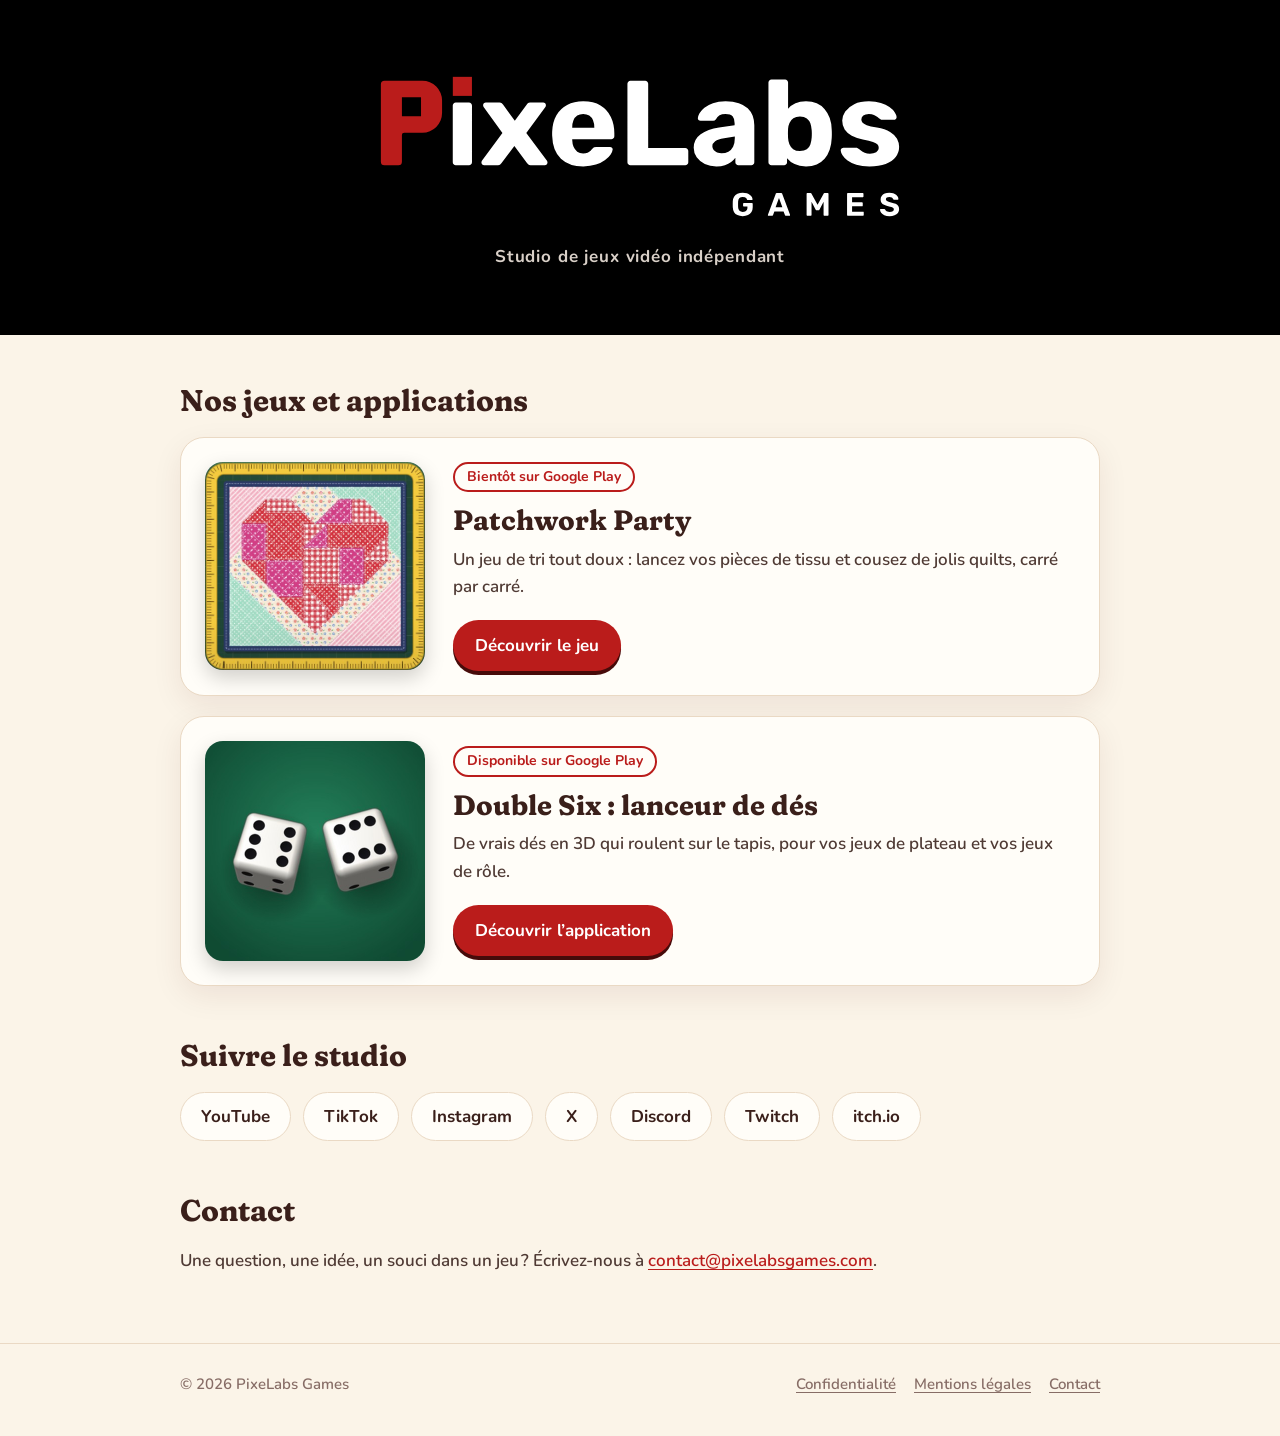
<file: index.html>
<!doctype html>
<html lang="fr">
<head>
<meta charset="utf-8">
<meta name="viewport" content="width=device-width, initial-scale=1">
<meta name="google-site-verification" content="EtgO-DcAnUsG1TkhKSnFoyWvyYeUSG1Pjj3nf491kFU">
<title>PixeLabs Games, studio de jeux vidéo indépendant</title>
<meta name="description" content="PixeLabs Games est un studio de jeux vidéo indépendant. Déjà sur Google Play, Double Six : lanceur de dés, de vrais dés en 3D pour les jeux de plateau. Bientôt, Patchwork Party, un jeu de tri tout doux où l’on coud des quilts.">
<link rel="canonical" href="https://pixelabsgames.com/">
<meta property="og:type" content="website">
<meta property="og:site_name" content="PixeLabs Games">
<meta property="og:locale" content="fr_FR">
<meta property="og:title" content="PixeLabs Games, studio de jeux vidéo indépendant">
<meta property="og:description" content="PixeLabs Games est un studio de jeux vidéo indépendant. Déjà sur Google Play, Double Six : lanceur de dés, de vrais dés en 3D pour les jeux de plateau. Bientôt, Patchwork Party, un jeu de tri tout doux où l’on coud des quilts.">
<meta property="og:url" content="https://pixelabsgames.com/">
<meta property="og:image" content="https://pixelabsgames.com/assets/og.png">
<meta name="twitter:card" content="summary_large_image">
<meta name="theme-color" content="#000000">
<link rel="icon" href="/assets/favicon-32.png" sizes="32x32" type="image/png">
<link rel="apple-touch-icon" href="/assets/icon-180.png">
<link rel="preload" href="/assets/fonts/Nunito-SemiBold.woff2" as="font" type="font/woff2" crossorigin>
<link rel="preload" href="/assets/fonts/Fraunces-Bold.woff2" as="font" type="font/woff2" crossorigin>
<link rel="stylesheet" href="/assets/style.css">
</head>
<body>
<header class="band hero">
  <h1><img src="/assets/pixelabs.svg" alt="PixeLabs Games" width="614" height="167"></h1>
  <p>Studio de jeux vidéo indépendant</p>
</header>
<main class="wrap">
  <section id="jeux" aria-labelledby="jeux-titre">
    <h2 id="jeux-titre">Nos jeux et applications</h2>
    <article class="card game">
      <a href="/patchwork-party/"><img src="/assets/patchwork-party-coeur.jpg?v=0.18.20" alt="Un quilt en forme de cœur, cousu dans Patchwork Party" width="516" height="488"></a>
      <div>
        <span class="badge">Bientôt sur Google Play</span>
        <h3>Patchwork Party</h3>
        <p>Un jeu de tri tout doux : lancez vos pièces de tissu et cousez de jolis quilts, carré par carré.</p>
        <a class="button" href="/patchwork-party/">Découvrir le jeu</a>
      </div>
    </article>
    <article class="card game">
      <a href="/double-six/"><img src="/assets/double-six-icone.jpg?v=0.17.0" alt="Deux dés blancs posés sur le six, sur un tapis vert : l’icône de Double Six" width="440" height="440"></a>
      <div>
        <span class="badge">Disponible sur Google Play</span>
        <h3>Double Six : lanceur de dés</h3>
        <p>De vrais dés en 3D qui roulent sur le tapis, pour vos jeux de plateau et vos jeux de rôle.</p>
        <a class="button" href="/double-six/">Découvrir l’application</a>
      </div>
    </article>
  </section>
  <section aria-labelledby="suivre-titre">
    <h2 id="suivre-titre">Suivre le studio</h2>
    <ul class="links">
      <li><a href="https://www.youtube.com/@pixelabsgames">YouTube</a></li>
      <li><a href="https://www.tiktok.com/@pixelabsgames">TikTok</a></li>
      <li><a href="https://www.instagram.com/pixelabsgames/">Instagram</a></li>
      <li><a href="https://x.com/PixeLabsGames">X</a></li>
      <li><a href="https://discord.gg/xBYfpyynkm">Discord</a></li>
      <li><a href="https://www.twitch.tv/pixelabsgames">Twitch</a></li>
      <li><a href="https://pixelabsgames.itch.io/">itch.io</a></li>
    </ul>
  </section>
  <section id="contact" aria-labelledby="contact-titre">
    <h2 id="contact-titre">Contact</h2>
    <p>Une question, une idée, un souci dans un jeu ? Écrivez-nous à <a href="mailto:contact@pixelabsgames.com">contact@pixelabsgames.com</a>.</p>
  </section>
</main>
<footer>
  <div class="wrap">
    <p>© 2026 PixeLabs Games</p>
    <nav aria-label="Informations"><a href="/confidentialite/">Confidentialité</a><a href="/mentions-legales/">Mentions légales</a><a href="mailto:contact@pixelabsgames.com">Contact</a></nav>
  </div>
</footer>
</body>
</html>
</file>
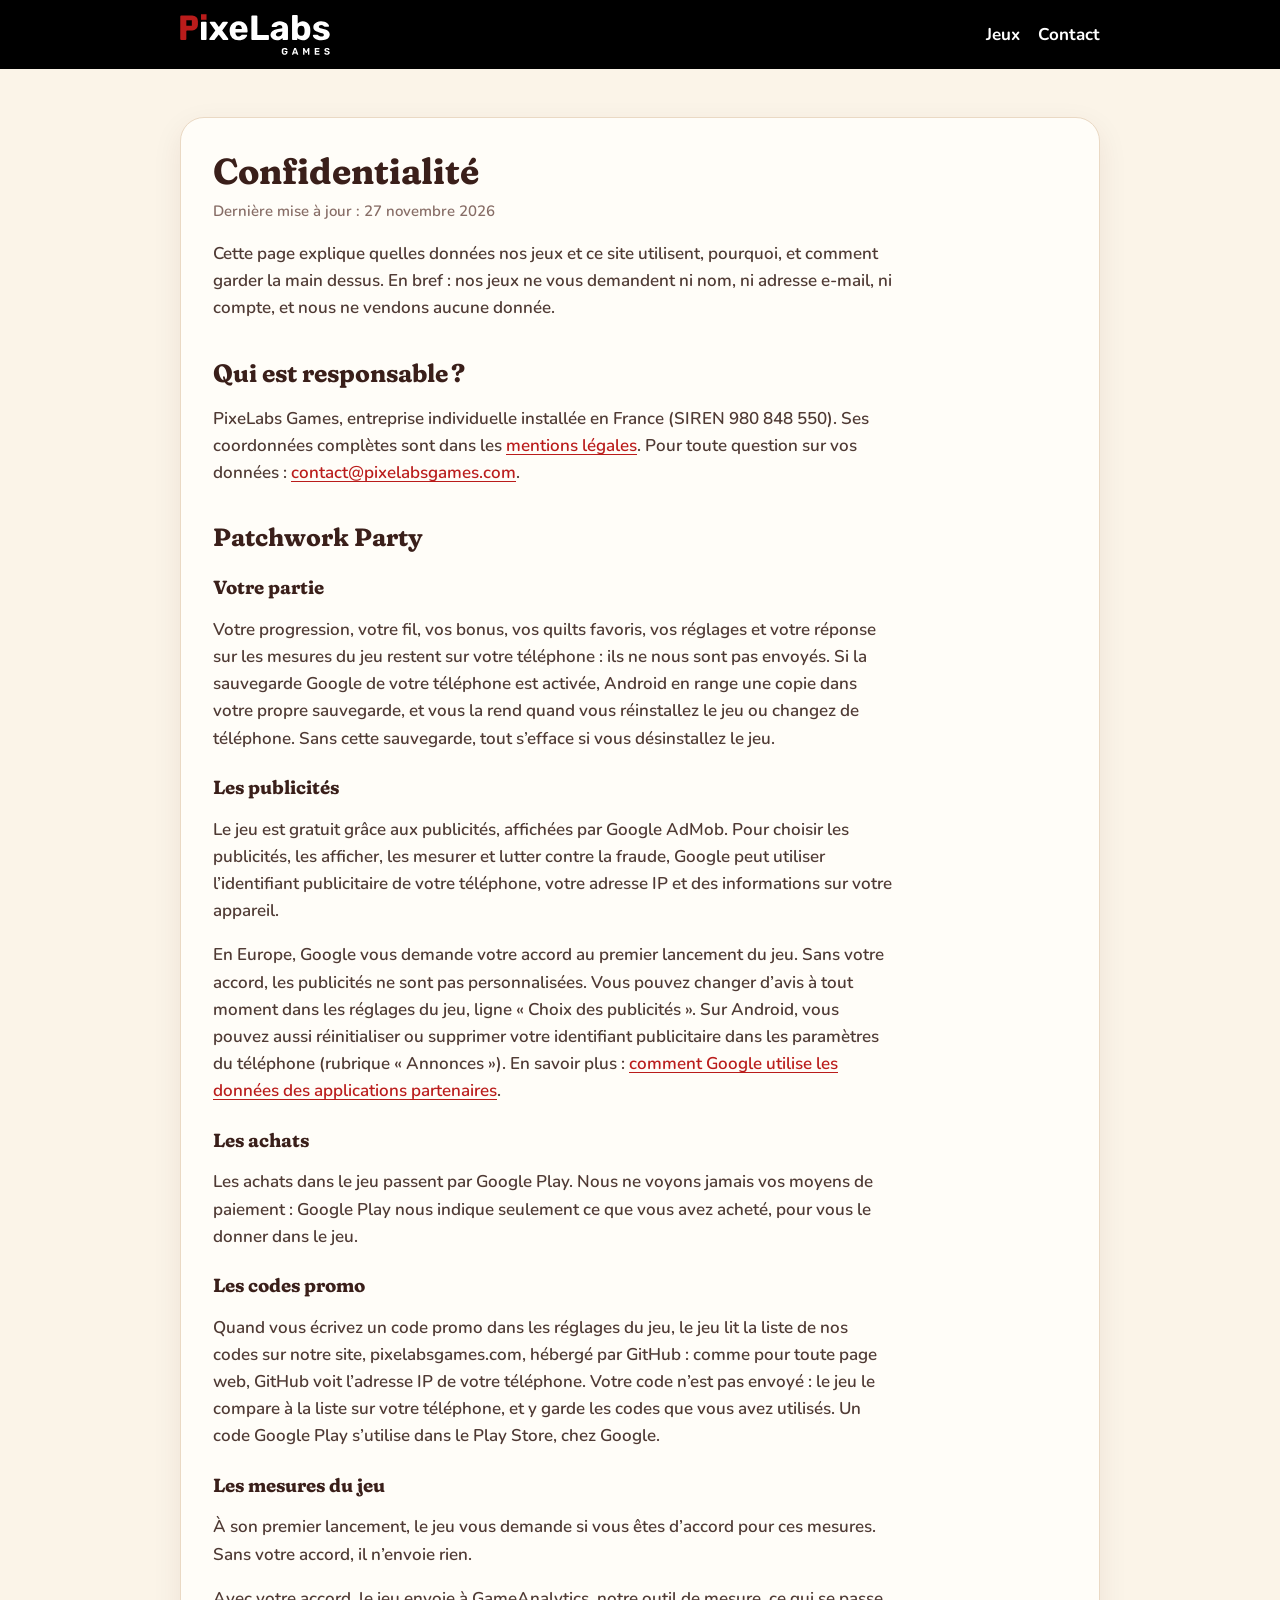
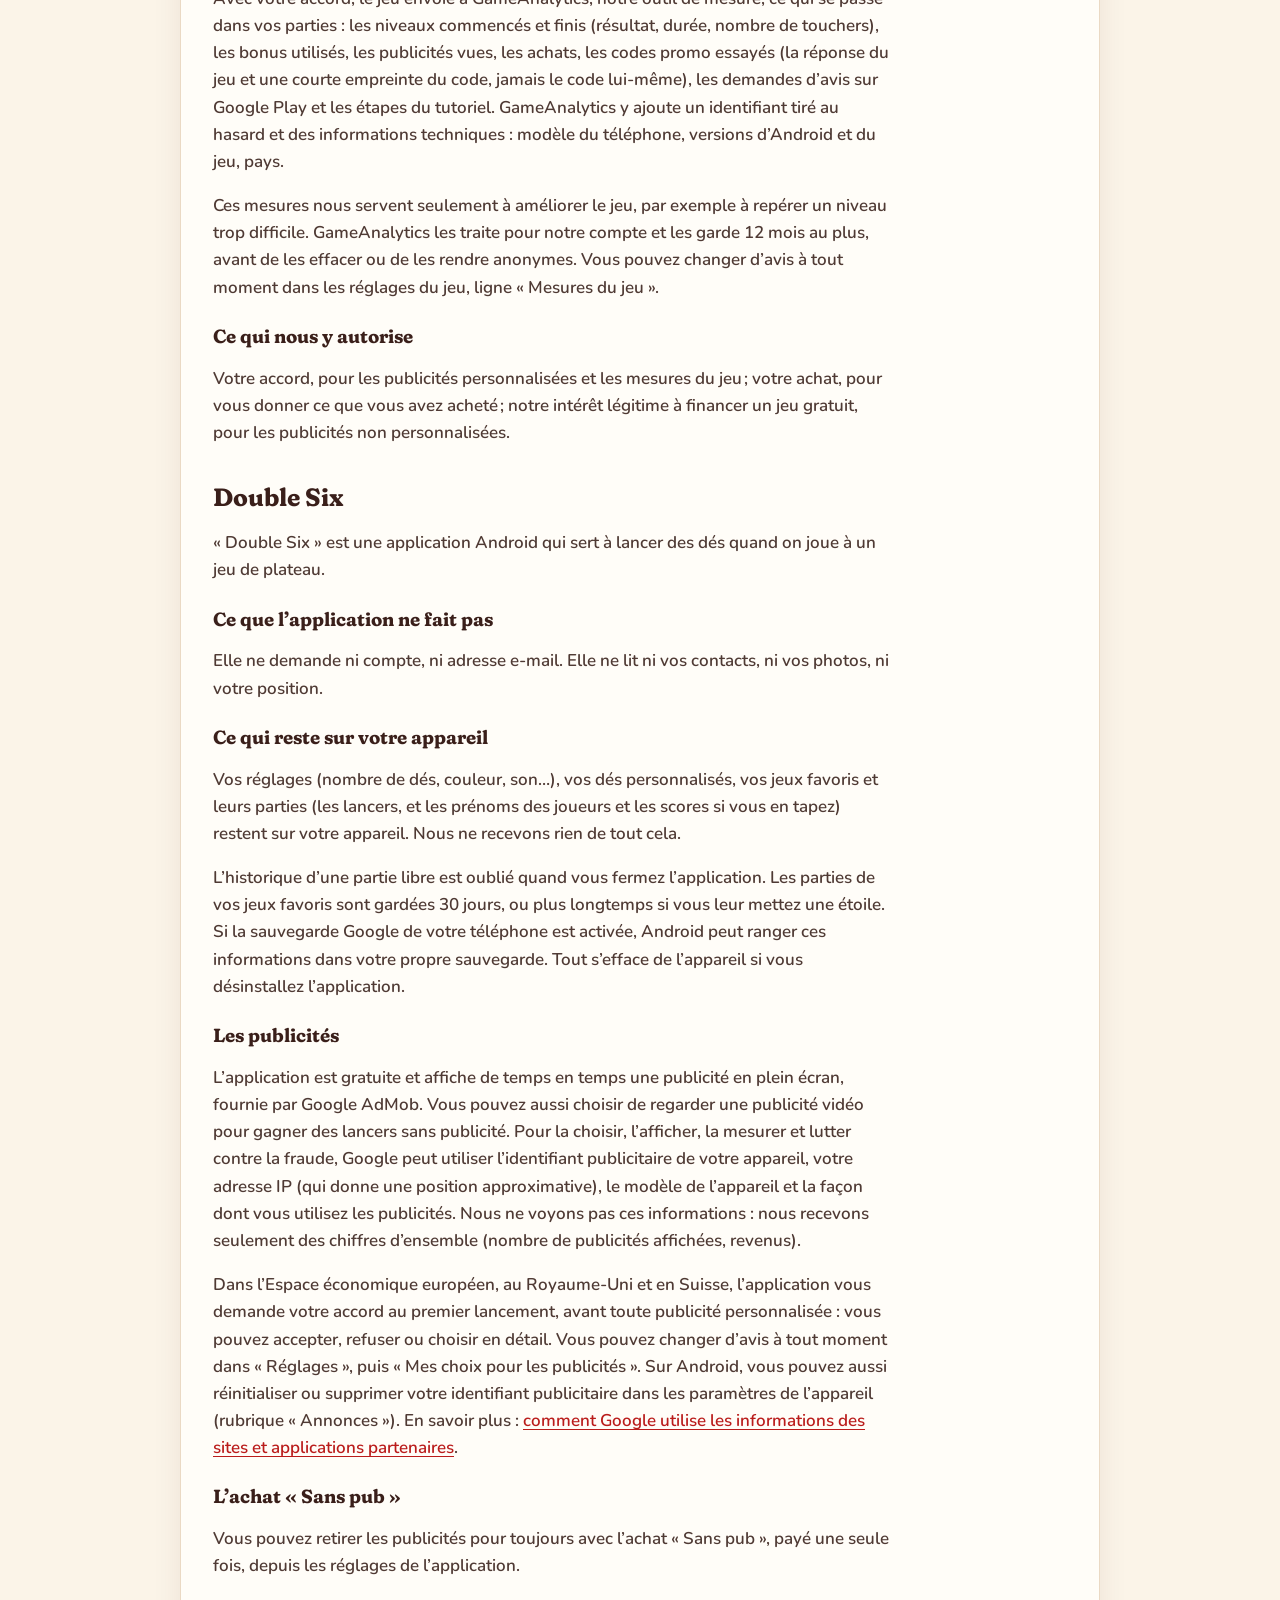
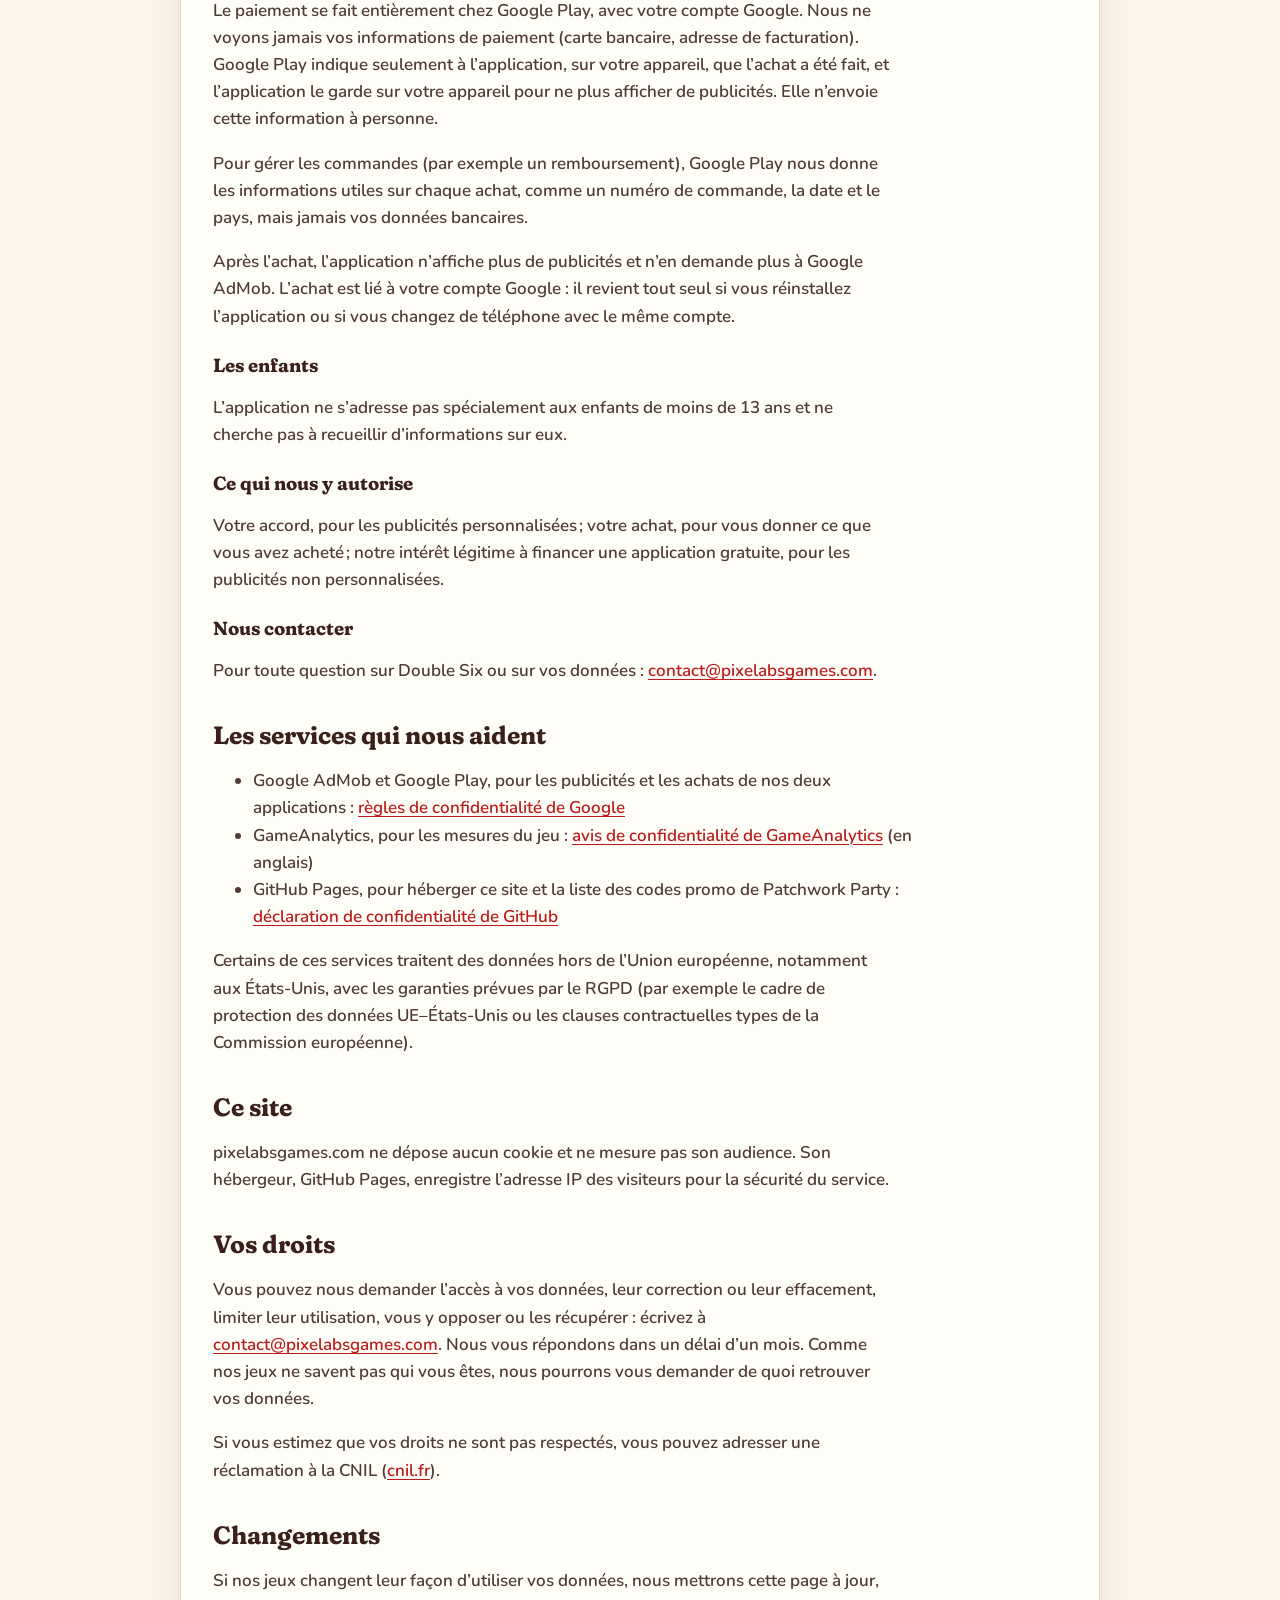
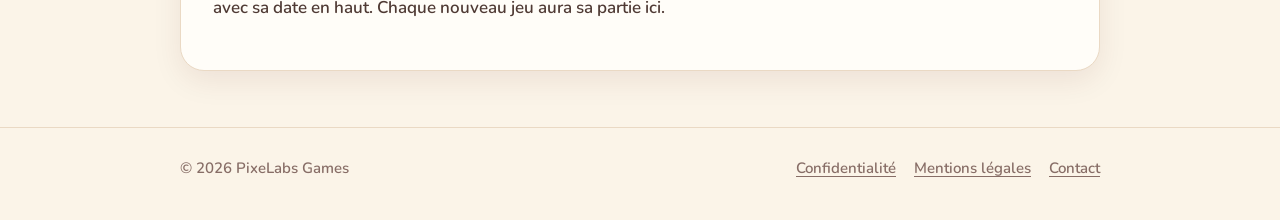
<file: confidentialite/index.html>
<!doctype html>
<html lang="fr">
<head>
<meta charset="utf-8">
<meta name="viewport" content="width=device-width, initial-scale=1">
<meta name="google-site-verification" content="EtgO-DcAnUsG1TkhKSnFoyWvyYeUSG1Pjj3nf491kFU">
<title>Confidentialité · PixeLabs Games</title>
<meta name="description" content="Les données utilisées par les jeux de PixeLabs Games et par ce site, et vos droits.">
<link rel="canonical" href="https://pixelabsgames.com/confidentialite/">
<meta property="og:type" content="website">
<meta property="og:site_name" content="PixeLabs Games">
<meta property="og:locale" content="fr_FR">
<meta property="og:title" content="Confidentialité · PixeLabs Games">
<meta property="og:description" content="Les données utilisées par les jeux de PixeLabs Games et par ce site, et vos droits.">
<meta property="og:url" content="https://pixelabsgames.com/confidentialite/">
<meta property="og:image" content="https://pixelabsgames.com/assets/og.png">
<meta name="twitter:card" content="summary_large_image">
<meta name="theme-color" content="#000000">
<link rel="icon" href="/assets/favicon-32.png" sizes="32x32" type="image/png">
<link rel="apple-touch-icon" href="/assets/icon-180.png">
<link rel="preload" href="/assets/fonts/Nunito-SemiBold.woff2" as="font" type="font/woff2" crossorigin>
<link rel="preload" href="/assets/fonts/Fraunces-Bold.woff2" as="font" type="font/woff2" crossorigin>
<link rel="stylesheet" href="/assets/style.css">
</head>
<body>
<header class="band">
  <div class="top">
    <a href="/" aria-label="Accueil"><img src="/assets/pixelabs.svg" alt="PixeLabs Games" width="614" height="167"></a>
    <nav aria-label="Menu"><a href="/#jeux">Jeux</a><a href="/#contact">Contact</a></nav>
  </div>
</header>
<main class="wrap">
  <article class="card doc">
    <h1>Confidentialité</h1>
    <p class="updated">Dernière mise à jour : 27 novembre 2026</p>
    <p>Cette page explique quelles données nos jeux et ce site utilisent, pourquoi, et comment garder la main dessus. En bref : nos jeux ne vous demandent ni nom, ni adresse e-mail, ni compte, et nous ne vendons aucune donnée.</p>

    <h2>Qui est responsable ?</h2>
    <p>PixeLabs Games, entreprise individuelle installée en France (SIREN 980 848 550). Ses coordonnées complètes sont dans les <a href="/mentions-legales/">mentions légales</a>. Pour toute question sur vos données : <a href="mailto:contact@pixelabsgames.com">contact@pixelabsgames.com</a>.</p>

    <h2 id="patchwork-party">Patchwork Party</h2>
    <h3>Votre partie</h3>
    <p>Votre progression, votre fil, vos bonus, vos quilts favoris, vos réglages et votre réponse sur les mesures du jeu restent sur votre téléphone : ils ne nous sont pas envoyés. Si la sauvegarde Google de votre téléphone est activée, Android en range une copie dans votre propre sauvegarde, et vous la rend quand vous réinstallez le jeu ou changez de téléphone. Sans cette sauvegarde, tout s’efface si vous désinstallez le jeu.</p>
    <h3>Les publicités</h3>
    <p>Le jeu est gratuit grâce aux publicités, affichées par Google AdMob. Pour choisir les publicités, les afficher, les mesurer et lutter contre la fraude, Google peut utiliser l’identifiant publicitaire de votre téléphone, votre adresse IP et des informations sur votre appareil.</p>
    <p>En Europe, Google vous demande votre accord au premier lancement du jeu. Sans votre accord, les publicités ne sont pas personnalisées. Vous pouvez changer d’avis à tout moment dans les réglages du jeu, ligne « Choix des publicités ». Sur Android, vous pouvez aussi réinitialiser ou supprimer votre identifiant publicitaire dans les paramètres du téléphone (rubrique « Annonces »). En savoir plus : <a href="https://policies.google.com/technologies/partner-sites?hl=fr">comment Google utilise les données des applications partenaires</a>.</p>
    <h3>Les achats</h3>
    <p>Les achats dans le jeu passent par Google Play. Nous ne voyons jamais vos moyens de paiement : Google Play nous indique seulement ce que vous avez acheté, pour vous le donner dans le jeu.</p>
    <h3>Les codes promo</h3>
    <p>Quand vous écrivez un code promo dans les réglages du jeu, le jeu lit la liste de nos codes sur notre site, pixelabsgames.com, hébergé par GitHub : comme pour toute page web, GitHub voit l’adresse IP de votre téléphone. Votre code n’est pas envoyé : le jeu le compare à la liste sur votre téléphone, et y garde les codes que vous avez utilisés. Un code Google Play s’utilise dans le Play Store, chez Google.</p>
    <h3>Les mesures du jeu</h3>
    <p>À son premier lancement, le jeu vous demande si vous êtes d’accord pour ces mesures. Sans votre accord, il n’envoie rien.</p>
    <p>Avec votre accord, le jeu envoie à GameAnalytics, notre outil de mesure, ce qui se passe dans vos parties : les niveaux commencés et finis (résultat, durée, nombre de touchers), les bonus utilisés, les publicités vues, les achats, les codes promo essayés (la réponse du jeu et une courte empreinte du code, jamais le code lui-même), les demandes d’avis sur Google Play et les étapes du tutoriel. GameAnalytics y ajoute un identifiant tiré au hasard et des informations techniques : modèle du téléphone, versions d’Android et du jeu, pays.</p>
    <p>Ces mesures nous servent seulement à améliorer le jeu, par exemple à repérer un niveau trop difficile. GameAnalytics les traite pour notre compte et les garde 12 mois au plus, avant de les effacer ou de les rendre anonymes. Vous pouvez changer d’avis à tout moment dans les réglages du jeu, ligne « Mesures du jeu ».</p>
    <h3>Ce qui nous y autorise</h3>
    <p>Votre accord, pour les publicités personnalisées et les mesures du jeu ; votre achat, pour vous donner ce que vous avez acheté ; notre intérêt légitime à financer un jeu gratuit, pour les publicités non personnalisées.</p>

    <h2 id="double-six"><span id="des-de-plateau"></span>Double Six</h2>
    <p>« Double Six » est une application Android qui sert à lancer des dés quand on joue à un jeu de plateau.</p>
    <h3>Ce que l’application ne fait pas</h3>
    <p>Elle ne demande ni compte, ni adresse e-mail. Elle ne lit ni vos contacts, ni vos photos, ni votre position.</p>
    <h3>Ce qui reste sur votre appareil</h3>
    <p>Vos réglages (nombre de dés, couleur, son…), vos dés personnalisés, vos jeux favoris et leurs parties (les lancers, et les prénoms des joueurs et les scores si vous en tapez) restent sur votre appareil. Nous ne recevons rien de tout cela.</p>
    <p>L’historique d’une partie libre est oublié quand vous fermez l’application. Les parties de vos jeux favoris sont gardées 30 jours, ou plus longtemps si vous leur mettez une étoile. Si la sauvegarde Google de votre téléphone est activée, Android peut ranger ces informations dans votre propre sauvegarde. Tout s’efface de l’appareil si vous désinstallez l’application.</p>
    <h3>Les publicités</h3>
    <p>L’application est gratuite et affiche de temps en temps une publicité en plein écran, fournie par Google AdMob. Vous pouvez aussi choisir de regarder une publicité vidéo pour gagner des lancers sans publicité. Pour la choisir, l’afficher, la mesurer et lutter contre la fraude, Google peut utiliser l’identifiant publicitaire de votre appareil, votre adresse IP (qui donne une position approximative), le modèle de l’appareil et la façon dont vous utilisez les publicités. Nous ne voyons pas ces informations : nous recevons seulement des chiffres d’ensemble (nombre de publicités affichées, revenus).</p>
    <p>Dans l’Espace économique européen, au Royaume-Uni et en Suisse, l’application vous demande votre accord au premier lancement, avant toute publicité personnalisée : vous pouvez accepter, refuser ou choisir en détail. Vous pouvez changer d’avis à tout moment dans « Réglages », puis « Mes choix pour les publicités ». Sur Android, vous pouvez aussi réinitialiser ou supprimer votre identifiant publicitaire dans les paramètres de l’appareil (rubrique « Annonces »). En savoir plus : <a href="https://policies.google.com/technologies/partner-sites">comment Google utilise les informations des sites et applications partenaires</a>.</p>
    <h3>L’achat « Sans pub »</h3>
    <p>Vous pouvez retirer les publicités pour toujours avec l’achat « Sans pub », payé une seule fois, depuis les réglages de l’application.</p>
    <p>Le paiement se fait entièrement chez Google Play, avec votre compte Google. Nous ne voyons jamais vos informations de paiement (carte bancaire, adresse de facturation). Google Play indique seulement à l’application, sur votre appareil, que l’achat a été fait, et l’application le garde sur votre appareil pour ne plus afficher de publicités. Elle n’envoie cette information à personne.</p>
    <p>Pour gérer les commandes (par exemple un remboursement), Google Play nous donne les informations utiles sur chaque achat, comme un numéro de commande, la date et le pays, mais jamais vos données bancaires.</p>
    <p>Après l’achat, l’application n’affiche plus de publicités et n’en demande plus à Google AdMob. L’achat est lié à votre compte Google : il revient tout seul si vous réinstallez l’application ou si vous changez de téléphone avec le même compte.</p>
    <h3>Les enfants</h3>
    <p>L’application ne s’adresse pas spécialement aux enfants de moins de 13 ans et ne cherche pas à recueillir d’informations sur eux.</p>
    <h3>Ce qui nous y autorise</h3>
    <p>Votre accord, pour les publicités personnalisées ; votre achat, pour vous donner ce que vous avez acheté ; notre intérêt légitime à financer une application gratuite, pour les publicités non personnalisées.</p>
    <h3>Nous contacter</h3>
    <p>Pour toute question sur Double Six ou sur vos données : <a href="mailto:contact@pixelabsgames.com">contact@pixelabsgames.com</a>.</p>

    <h2>Les services qui nous aident</h2>
    <ul>
      <li>Google AdMob et Google Play, pour les publicités et les achats de nos deux applications : <a href="https://policies.google.com/privacy?hl=fr">règles de confidentialité de Google</a></li>
      <li>GameAnalytics, pour les mesures du jeu : <a href="https://www.gameanalytics.com/trust/privacy-notice">avis de confidentialité de GameAnalytics</a> (en anglais)</li>
      <li>GitHub Pages, pour héberger ce site et la liste des codes promo de Patchwork Party : <a href="https://docs.github.com/fr/site-policy/privacy-policies/github-general-privacy-statement">déclaration de confidentialité de GitHub</a></li>
    </ul>
    <p>Certains de ces services traitent des données hors de l’Union européenne, notamment aux États-Unis, avec les garanties prévues par le RGPD (par exemple le cadre de protection des données UE–États-Unis ou les clauses contractuelles types de la Commission européenne).</p>

    <h2>Ce site</h2>
    <p>pixelabsgames.com ne dépose aucun cookie et ne mesure pas son audience. Son hébergeur, GitHub Pages, enregistre l’adresse IP des visiteurs pour la sécurité du service.</p>

    <h2>Vos droits</h2>
    <p>Vous pouvez nous demander l’accès à vos données, leur correction ou leur effacement, limiter leur utilisation, vous y opposer ou les récupérer : écrivez à <a href="mailto:contact@pixelabsgames.com">contact@pixelabsgames.com</a>. Nous vous répondons dans un délai d’un mois. Comme nos jeux ne savent pas qui vous êtes, nous pourrons vous demander de quoi retrouver vos données.</p>
    <p>Si vous estimez que vos droits ne sont pas respectés, vous pouvez adresser une réclamation à la CNIL (<a href="https://www.cnil.fr/fr/adresser-une-plainte">cnil.fr</a>).</p>

    <h2>Changements</h2>
    <p>Si nos jeux changent leur façon d’utiliser vos données, nous mettrons cette page à jour, avec sa date en haut. Chaque nouveau jeu aura sa partie ici.</p>
  </article>
</main>
<footer>
  <div class="wrap">
    <p>© 2026 PixeLabs Games</p>
    <nav aria-label="Informations"><a href="/confidentialite/">Confidentialité</a><a href="/mentions-legales/">Mentions légales</a><a href="mailto:contact@pixelabsgames.com">Contact</a></nav>
  </div>
</footer>
</body>
</html>
</file>
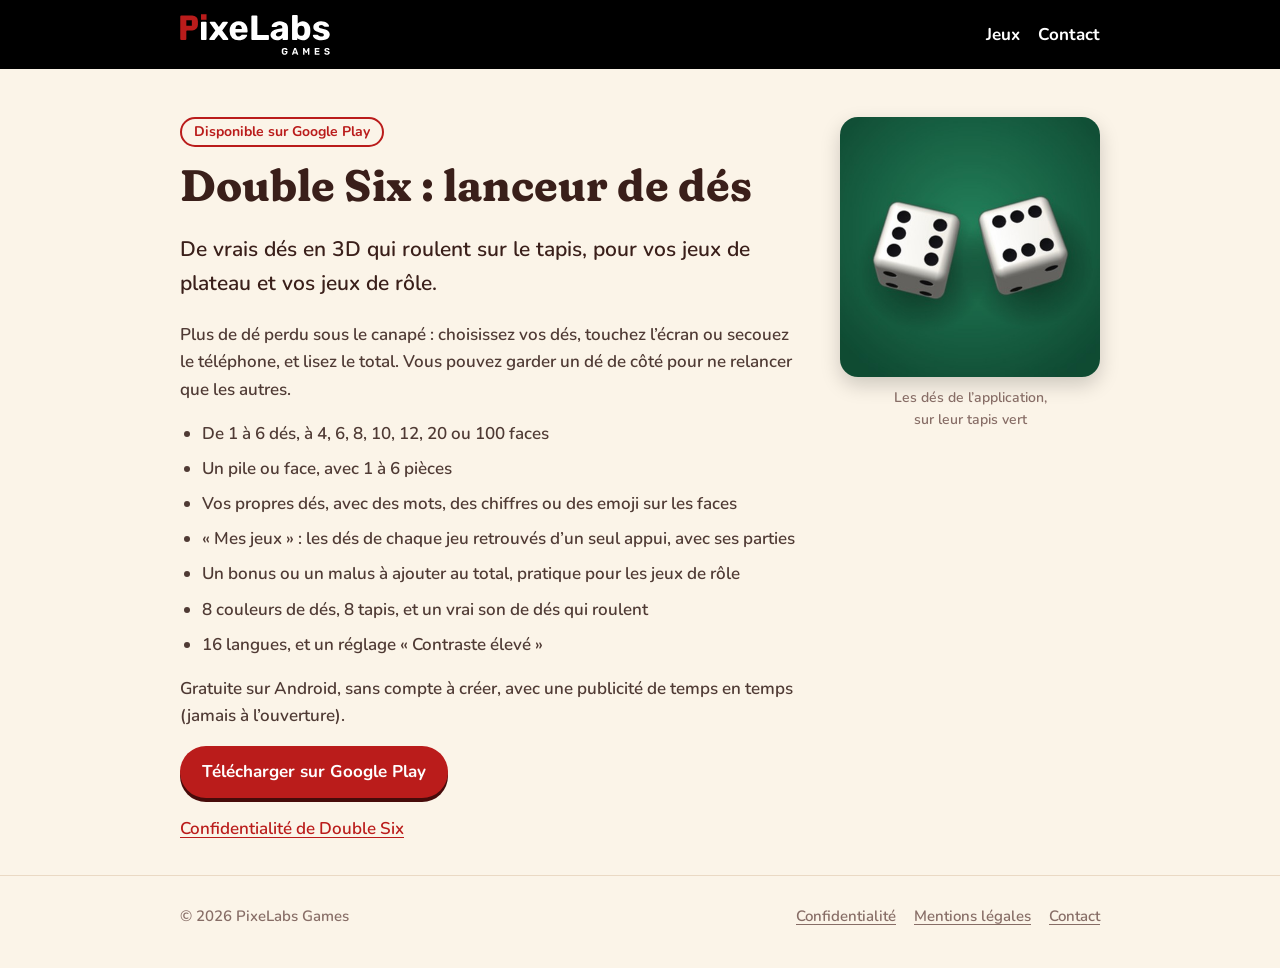
<file: double-six/index.html>
<!doctype html>
<html lang="fr">
<head>
<meta charset="utf-8">
<meta name="viewport" content="width=device-width, initial-scale=1">
<meta name="google-site-verification" content="EtgO-DcAnUsG1TkhKSnFoyWvyYeUSG1Pjj3nf491kFU">
<title>Double Six : lanceur de dés · PixeLabs Games</title>
<meta name="description" content="Double Six : lanceur de dés, une application Android pour lancer de vrais dés en 3D quand on joue à un jeu de plateau ou à un jeu de rôle. Disponible sur Google Play.">
<link rel="canonical" href="https://pixelabsgames.com/double-six/">
<meta property="og:type" content="website">
<meta property="og:site_name" content="PixeLabs Games">
<meta property="og:locale" content="fr_FR">
<meta property="og:title" content="Double Six : lanceur de dés · PixeLabs Games">
<meta property="og:description" content="Double Six : lanceur de dés, une application Android pour lancer de vrais dés en 3D quand on joue à un jeu de plateau ou à un jeu de rôle. Disponible sur Google Play.">
<meta property="og:url" content="https://pixelabsgames.com/double-six/">
<meta property="og:image" content="https://pixelabsgames.com/assets/og.png">
<meta name="twitter:card" content="summary_large_image">
<meta name="theme-color" content="#000000">
<link rel="icon" href="/assets/favicon-32.png" sizes="32x32" type="image/png">
<link rel="apple-touch-icon" href="/assets/icon-180.png">
<link rel="preload" href="/assets/fonts/Nunito-SemiBold.woff2" as="font" type="font/woff2" crossorigin>
<link rel="preload" href="/assets/fonts/Fraunces-Bold.woff2" as="font" type="font/woff2" crossorigin>
<link rel="stylesheet" href="/assets/style.css">
</head>
<body>
<header class="band">
  <div class="top">
    <a href="/" aria-label="Accueil"><img src="/assets/pixelabs.svg" alt="PixeLabs Games" width="614" height="167"></a>
    <nav aria-label="Menu"><a href="/#jeux">Jeux</a><a href="/#contact">Contact</a></nav>
  </div>
</header>
<main class="wrap">
  <div class="split">
    <div>
      <span class="badge">Disponible sur Google Play</span>
      <h1>Double Six : lanceur de dés</h1>
      <p class="lead">De vrais dés en 3D qui roulent sur le tapis, pour vos jeux de plateau et vos jeux de rôle.</p>
      <p>Plus de dé perdu sous le canapé : choisissez vos dés, touchez l’écran ou secouez le téléphone, et lisez le total. Vous pouvez garder un dé de côté pour ne relancer que les autres.</p>
      <ul class="features">
        <li>De 1 à 6 dés, à 4, 6, 8, 10, 12, 20 ou 100 faces</li>
        <li>Un pile ou face, avec 1 à 6 pièces</li>
        <li>Vos propres dés, avec des mots, des chiffres ou des emoji sur les faces</li>
        <li>« Mes jeux » : les dés de chaque jeu retrouvés d’un seul appui, avec ses parties</li>
        <li>Un bonus ou un malus à ajouter au total, pratique pour les jeux de rôle</li>
        <li>8 couleurs de dés, 8 tapis, et un vrai son de dés qui roulent</li>
        <li>16 langues, et un réglage « Contraste élevé »</li>
      </ul>
      <p>Gratuite sur Android, sans compte à créer, avec une publicité de temps en temps (jamais à l’ouverture).</p>
      <p><a class="button" href="https://play.google.com/store/apps/details?id=com.pixelabsgames.doublesix">Télécharger sur Google Play</a></p>
      <p><a href="/confidentialite/#double-six">Confidentialité de Double Six</a></p>
    </div>
    <figure class="shot">
      <img src="/assets/double-six-icone.jpg?v=0.17.0" alt="Deux dés blancs posés sur le six, sur un tapis vert" width="440" height="440">
      <figcaption>Les dés de l’application, sur leur tapis vert</figcaption>
    </figure>
  </div>
</main>
<footer>
  <div class="wrap">
    <p>© 2026 PixeLabs Games</p>
    <nav aria-label="Informations"><a href="/confidentialite/">Confidentialité</a><a href="/mentions-legales/">Mentions légales</a><a href="mailto:contact@pixelabsgames.com">Contact</a></nav>
  </div>
</footer>
</body>
</html>
</file>
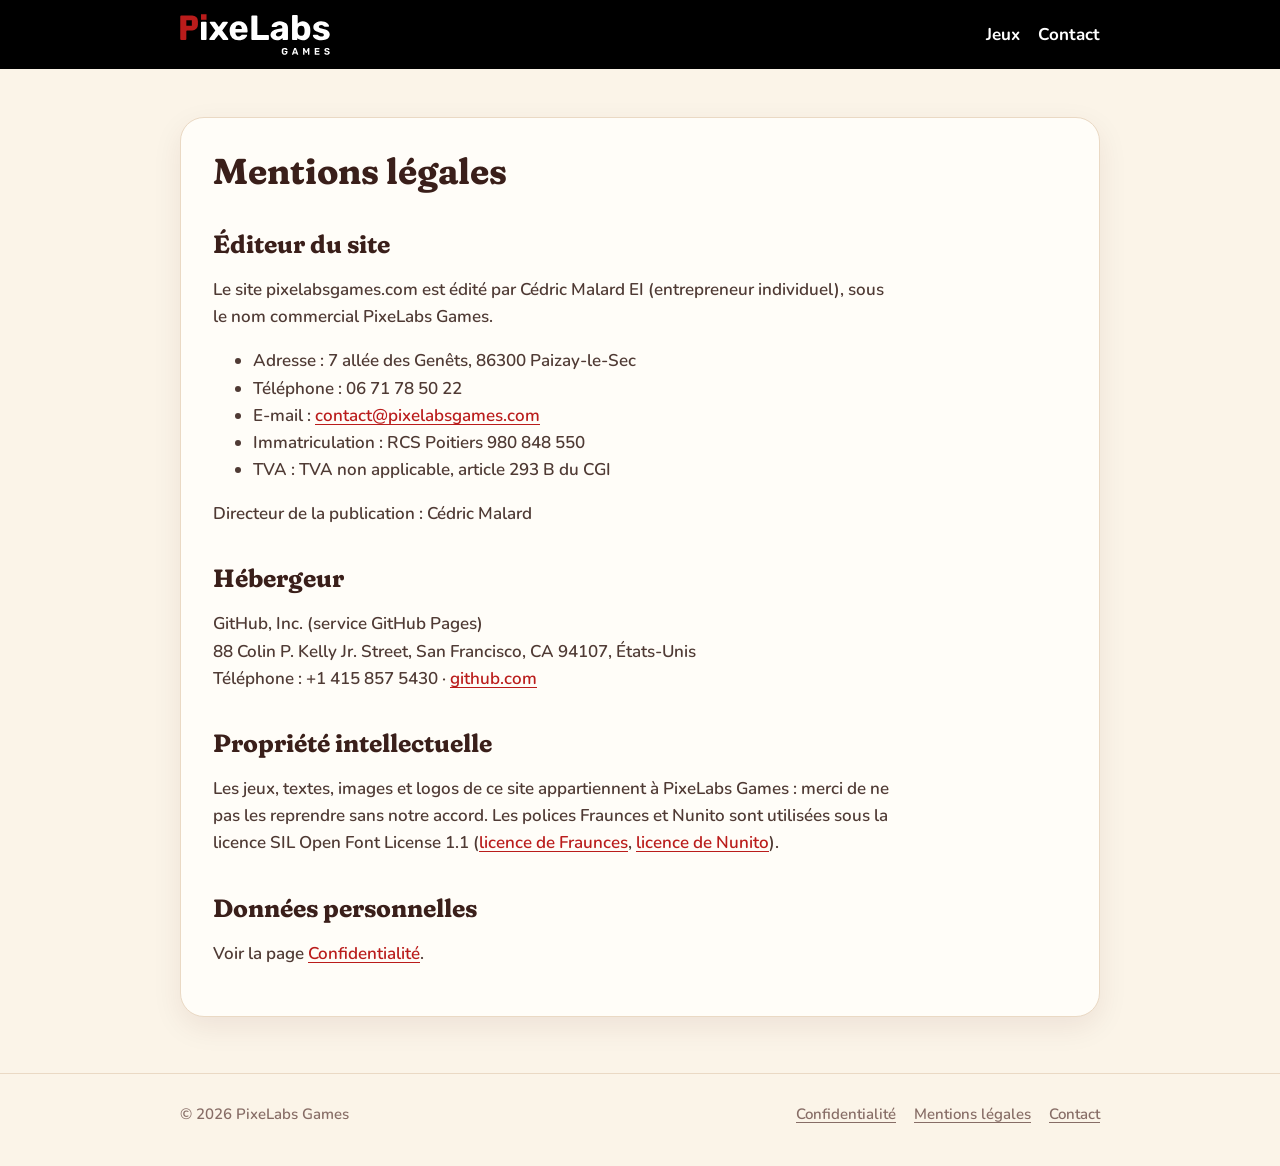
<file: mentions-legales/index.html>
<!doctype html>
<html lang="fr">
<head>
<meta charset="utf-8">
<meta name="viewport" content="width=device-width, initial-scale=1">
<meta name="google-site-verification" content="EtgO-DcAnUsG1TkhKSnFoyWvyYeUSG1Pjj3nf491kFU">
<title>Mentions légales · PixeLabs Games</title>
<meta name="description" content="Les mentions légales du site pixelabsgames.com.">
<link rel="canonical" href="https://pixelabsgames.com/mentions-legales/">
<meta property="og:type" content="website">
<meta property="og:site_name" content="PixeLabs Games">
<meta property="og:locale" content="fr_FR">
<meta property="og:title" content="Mentions légales · PixeLabs Games">
<meta property="og:description" content="Les mentions légales du site pixelabsgames.com.">
<meta property="og:url" content="https://pixelabsgames.com/mentions-legales/">
<meta property="og:image" content="https://pixelabsgames.com/assets/og.png">
<meta name="twitter:card" content="summary_large_image">
<meta name="theme-color" content="#000000">
<link rel="icon" href="/assets/favicon-32.png" sizes="32x32" type="image/png">
<link rel="apple-touch-icon" href="/assets/icon-180.png">
<link rel="preload" href="/assets/fonts/Nunito-SemiBold.woff2" as="font" type="font/woff2" crossorigin>
<link rel="preload" href="/assets/fonts/Fraunces-Bold.woff2" as="font" type="font/woff2" crossorigin>
<link rel="stylesheet" href="/assets/style.css">
</head>
<body>
<header class="band">
  <div class="top">
    <a href="/" aria-label="Accueil"><img src="/assets/pixelabs.svg" alt="PixeLabs Games" width="614" height="167"></a>
    <nav aria-label="Menu"><a href="/#jeux">Jeux</a><a href="/#contact">Contact</a></nav>
  </div>
</header>
<main class="wrap">
  <article class="card doc">
    <h1>Mentions légales</h1>
    <h2>Éditeur du site</h2>
    <p>Le site pixelabsgames.com est édité par Cédric Malard EI (entrepreneur individuel), sous le nom commercial PixeLabs Games.</p>
    <ul>
      <li>Adresse : 7 allée des Genêts, 86300 Paizay-le-Sec</li>
      <li>Téléphone : 06 71 78 50 22</li>
      <li>E-mail : <a href="mailto:contact@pixelabsgames.com">contact@pixelabsgames.com</a></li>
      <li>Immatriculation : RCS Poitiers 980 848 550</li>
      <li>TVA : TVA non applicable, article 293 B du CGI</li>
    </ul>
    <p>Directeur de la publication : Cédric Malard</p>

    <h2>Hébergeur</h2>
    <p>GitHub, Inc. (service GitHub Pages)<br>88 Colin P. Kelly Jr. Street, San Francisco, CA 94107, États-Unis<br>Téléphone : +1 415 857 5430 · <a href="https://github.com">github.com</a></p>

    <h2>Propriété intellectuelle</h2>
    <p>Les jeux, textes, images et logos de ce site appartiennent à PixeLabs Games : merci de ne pas les reprendre sans notre accord. Les polices Fraunces et Nunito sont utilisées sous la licence SIL Open Font License 1.1 (<a href="/assets/fonts/OFL-Fraunces.txt">licence de Fraunces</a>, <a href="/assets/fonts/OFL-Nunito.txt">licence de Nunito</a>).</p>

    <h2>Données personnelles</h2>
    <p>Voir la page <a href="/confidentialite/">Confidentialité</a>.</p>
  </article>
</main>
<footer>
  <div class="wrap">
    <p>© 2026 PixeLabs Games</p>
    <nav aria-label="Informations"><a href="/confidentialite/">Confidentialité</a><a href="/mentions-legales/">Mentions légales</a><a href="mailto:contact@pixelabsgames.com">Contact</a></nav>
  </div>
</footer>
</body>
</html>
</file>
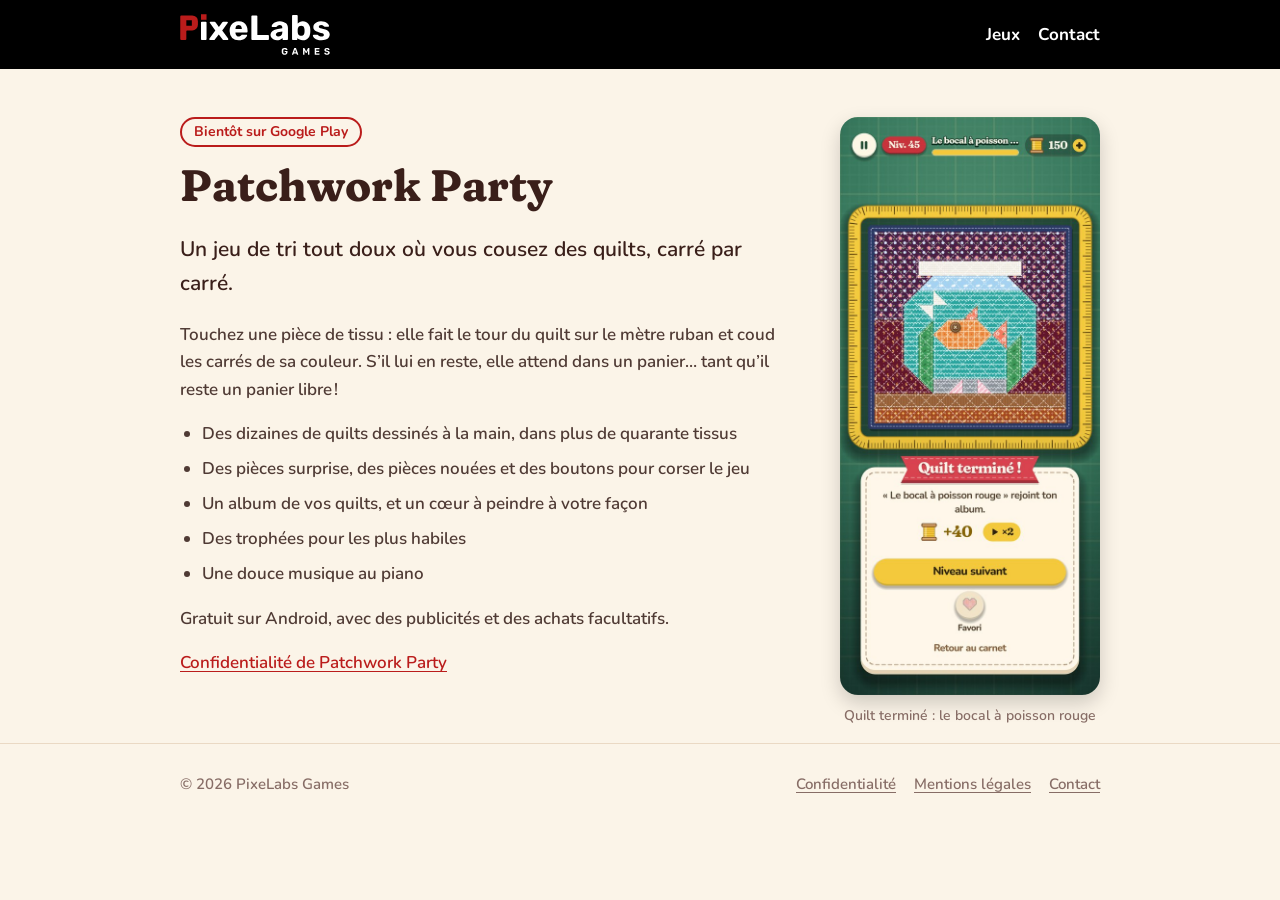
<file: patchwork-party/index.html>
<!doctype html>
<html lang="fr">
<head>
<meta charset="utf-8">
<meta name="viewport" content="width=device-width, initial-scale=1">
<meta name="google-site-verification" content="EtgO-DcAnUsG1TkhKSnFoyWvyYeUSG1Pjj3nf491kFU">
<title>Patchwork Party · PixeLabs Games</title>
<meta name="description" content="Patchwork Party, un jeu de tri tout doux sur Android : lancez vos pièces de tissu et cousez des quilts, carré par carré. Bientôt sur Google Play.">
<link rel="canonical" href="https://pixelabsgames.com/patchwork-party/">
<meta property="og:type" content="website">
<meta property="og:site_name" content="PixeLabs Games">
<meta property="og:locale" content="fr_FR">
<meta property="og:title" content="Patchwork Party · PixeLabs Games">
<meta property="og:description" content="Patchwork Party, un jeu de tri tout doux sur Android : lancez vos pièces de tissu et cousez des quilts, carré par carré. Bientôt sur Google Play.">
<meta property="og:url" content="https://pixelabsgames.com/patchwork-party/">
<meta property="og:image" content="https://pixelabsgames.com/assets/og.png">
<meta name="twitter:card" content="summary_large_image">
<meta name="theme-color" content="#000000">
<link rel="icon" href="/assets/favicon-32.png" sizes="32x32" type="image/png">
<link rel="apple-touch-icon" href="/assets/icon-180.png">
<link rel="preload" href="/assets/fonts/Nunito-SemiBold.woff2" as="font" type="font/woff2" crossorigin>
<link rel="preload" href="/assets/fonts/Fraunces-Bold.woff2" as="font" type="font/woff2" crossorigin>
<link rel="stylesheet" href="/assets/style.css">
</head>
<body>
<header class="band">
  <div class="top">
    <a href="/" aria-label="Accueil"><img src="/assets/pixelabs.svg" alt="PixeLabs Games" width="614" height="167"></a>
    <nav aria-label="Menu"><a href="/#jeux">Jeux</a><a href="/#contact">Contact</a></nav>
  </div>
</header>
<main class="wrap">
  <div class="split">
    <div>
      <span class="badge">Bientôt sur Google Play</span>
      <h1>Patchwork Party</h1>
      <p class="lead">Un jeu de tri tout doux où vous cousez des quilts, carré par carré.</p>
      <p>Touchez une pièce de tissu : elle fait le tour du quilt sur le mètre ruban et coud les carrés de sa couleur. S’il lui en reste, elle attend dans un panier… tant qu’il reste un panier libre !</p>
      <ul class="features">
        <li>Des dizaines de quilts dessinés à la main, dans plus de quarante tissus</li>
        <li>Des pièces surprise, des pièces nouées et des boutons pour corser le jeu</li>
        <li>Un album de vos quilts, et un cœur à peindre à votre façon</li>
        <li>Des trophées pour les plus habiles</li>
        <li>Une douce musique au piano</li>
      </ul>
      <p>Gratuit sur Android, avec des publicités et des achats facultatifs.</p>
      <p><a href="/confidentialite/#patchwork-party">Confidentialité de Patchwork Party</a></p>
    </div>
    <figure class="shot">
      <img src="/assets/patchwork-party-victoire.jpg?v=0.18.20" alt="Un quilt terminé dans Patchwork Party : le bocal à poisson rouge" width="540" height="1200">
      <figcaption>Quilt terminé : le bocal à poisson rouge</figcaption>
    </figure>
  </div>
</main>
<footer>
  <div class="wrap">
    <p>© 2026 PixeLabs Games</p>
    <nav aria-label="Informations"><a href="/confidentialite/">Confidentialité</a><a href="/mentions-legales/">Mentions légales</a><a href="mailto:contact@pixelabsgames.com">Contact</a></nav>
  </div>
</footer>
</body>
</html>
</file>
<file: assets/style.css>
@font-face { font-family: "Fraunces"; src: url("/assets/fonts/Fraunces-Bold.woff2") format("woff2"); font-weight: 700; font-display: swap; }
@font-face { font-family: "Nunito"; src: url("/assets/fonts/Nunito-SemiBold.woff2") format("woff2"); font-weight: 600; font-display: swap; }
@font-face { font-family: "Nunito"; src: url("/assets/fonts/Nunito-Bold.woff2") format("woff2"); font-weight: 700; font-display: swap; }

:root {
  --red: #ba1c1b;
  --red-dark: #470b0a;
  --cream: #fbf4e8;
  --paper: #fffdf8;
  --ink: #3a1f1a;
  --text: #4f3a34;
  --muted: #876d66;
  --line: #ead9c4;
}

* { box-sizing: border-box; }
html { -webkit-text-size-adjust: 100%; }
body { margin: 0; background: var(--cream); color: var(--text); font: 600 17px/1.6 "Nunito", system-ui, sans-serif; }
a { color: var(--red); text-underline-offset: 3px; }
a:focus-visible { outline: 3px solid #f2bf3a; outline-offset: 2px; border-radius: 6px; }
h1, h2, h3 { font-family: "Fraunces", Georgia, serif; font-weight: 700; color: var(--ink); line-height: 1.2; }
img { max-width: 100%; height: auto; }
.wrap { max-width: 960px; margin: 0 auto; padding: 0 20px; }

/* Le bandeau noir du studio, comme l'ouverture de ses jeux et ses photos de profil : le logo y a son P rouge */
.band { background: #000; color: #fff; }
.hero { text-align: center; padding: 76px 20px 64px; }
.hero h1 { margin: 0; }
.hero img { width: min(520px, 76vw); display: block; margin: 0 auto; }
.hero p { margin: 26px 0 0; font-weight: 700; letter-spacing: .05em; color: #d9d0c8; }
.top { display: flex; align-items: center; justify-content: space-between; gap: 16px; max-width: 960px; margin: 0 auto; padding: 14px 20px; }
.top img { width: 150px; display: block; }
.top nav a { color: #fff; text-decoration: none; font-weight: 700; margin-left: 18px; }
.top nav a:hover { text-decoration: underline; }

main.wrap { padding-top: 48px; padding-bottom: 16px; }
section { margin-bottom: 52px; }
h2 { font-size: 30px; margin: 0 0 18px; }

.card { background: var(--paper); border: 1px solid var(--line); border-radius: 24px; box-shadow: 0 10px 30px rgba(71, 11, 10, .08); }
.game { display: grid; grid-template-columns: 220px 1fr; gap: 28px; align-items: center; padding: 24px; }
.game + .game { margin-top: 20px; }
.game img, .shot img { display: block; border-radius: 18px; box-shadow: 0 8px 20px rgba(0, 0, 0, .18); }
.game h3 { font-size: 28px; margin: 0 0 8px; }
.game p { margin: 0 0 20px; }
.badge { display: inline-block; font-size: 14px; font-weight: 700; color: var(--red); border: 2px solid var(--red); border-radius: 999px; padding: 2px 12px; margin-bottom: 12px; }
.button { display: inline-block; background: var(--red); color: #fff; text-decoration: none; font-weight: 700; padding: 12px 22px; border-radius: 999px; box-shadow: 0 4px 0 var(--red-dark); }
.button:hover { background: #a51817; }

.links { display: flex; flex-wrap: wrap; gap: 12px; margin: 0; padding: 0; list-style: none; }
.links a { display: block; background: var(--paper); border: 1px solid var(--line); border-radius: 999px; padding: 10px 20px; color: var(--ink); text-decoration: none; font-weight: 700; }
.links a:hover { border-color: var(--red); color: var(--red); }

/* La page d'un jeu */
.split { display: grid; grid-template-columns: 1fr 260px; gap: 40px; align-items: start; }
.split h1 { font-size: 44px; margin: 0 0 12px; }
.lead { font-size: 21px; color: var(--ink); }
.features { padding-left: 22px; }
.features li { margin-bottom: 8px; }
.shot { margin: 0; }
.shot figcaption { text-wrap: balance; }
.shot figcaption { margin-top: 10px; font-size: 14px; color: var(--muted); text-align: center; }

/* Les pages de textes : confidentialité, mentions légales */
.doc { padding: 32px; margin-bottom: 40px; }
.doc h1 { font-size: 36px; margin: 0 0 6px; }
.doc h2 { font-size: 25px; margin: 36px 0 10px; }
.doc h3 { font-size: 19px; margin: 24px 0 6px; }
.doc p, .doc li { max-width: 68ch; }
.updated { color: var(--muted); font-size: 15px; margin-top: 0; }
mark { background: #fde68a; color: var(--ink); padding: 0 4px; border-radius: 4px; }

footer { border-top: 1px solid var(--line); padding: 28px 0 40px; font-size: 15px; color: var(--muted); }
footer .wrap { display: flex; flex-wrap: wrap; justify-content: space-between; gap: 12px 24px; }
footer nav { display: flex; flex-wrap: wrap; gap: 6px 18px; }
footer a { color: var(--muted); }
footer p { margin: 0; }

@media (max-width: 700px) {
  body { font-size: 16px; }
  .wrap { padding: 0 16px; }
  .hero { padding: 54px 16px 44px; }
  main.wrap { padding-top: 32px; }
  h2 { font-size: 26px; }
  .game { grid-template-columns: 1fr; gap: 20px; padding: 18px; }
  .game img { max-width: 260px; margin: 0 auto; }
  .split { grid-template-columns: 1fr; gap: 24px; }
  .split h1 { font-size: 36px; }
  .shot { max-width: 280px; margin: 0 auto; }
  .doc { padding: 22px 18px; }
  .doc h1 { font-size: 30px; }
  .top { padding: 12px 16px; }
  .top img { width: 120px; }
  .top nav a { margin-left: 14px; font-size: 15px; }
}
</file>
